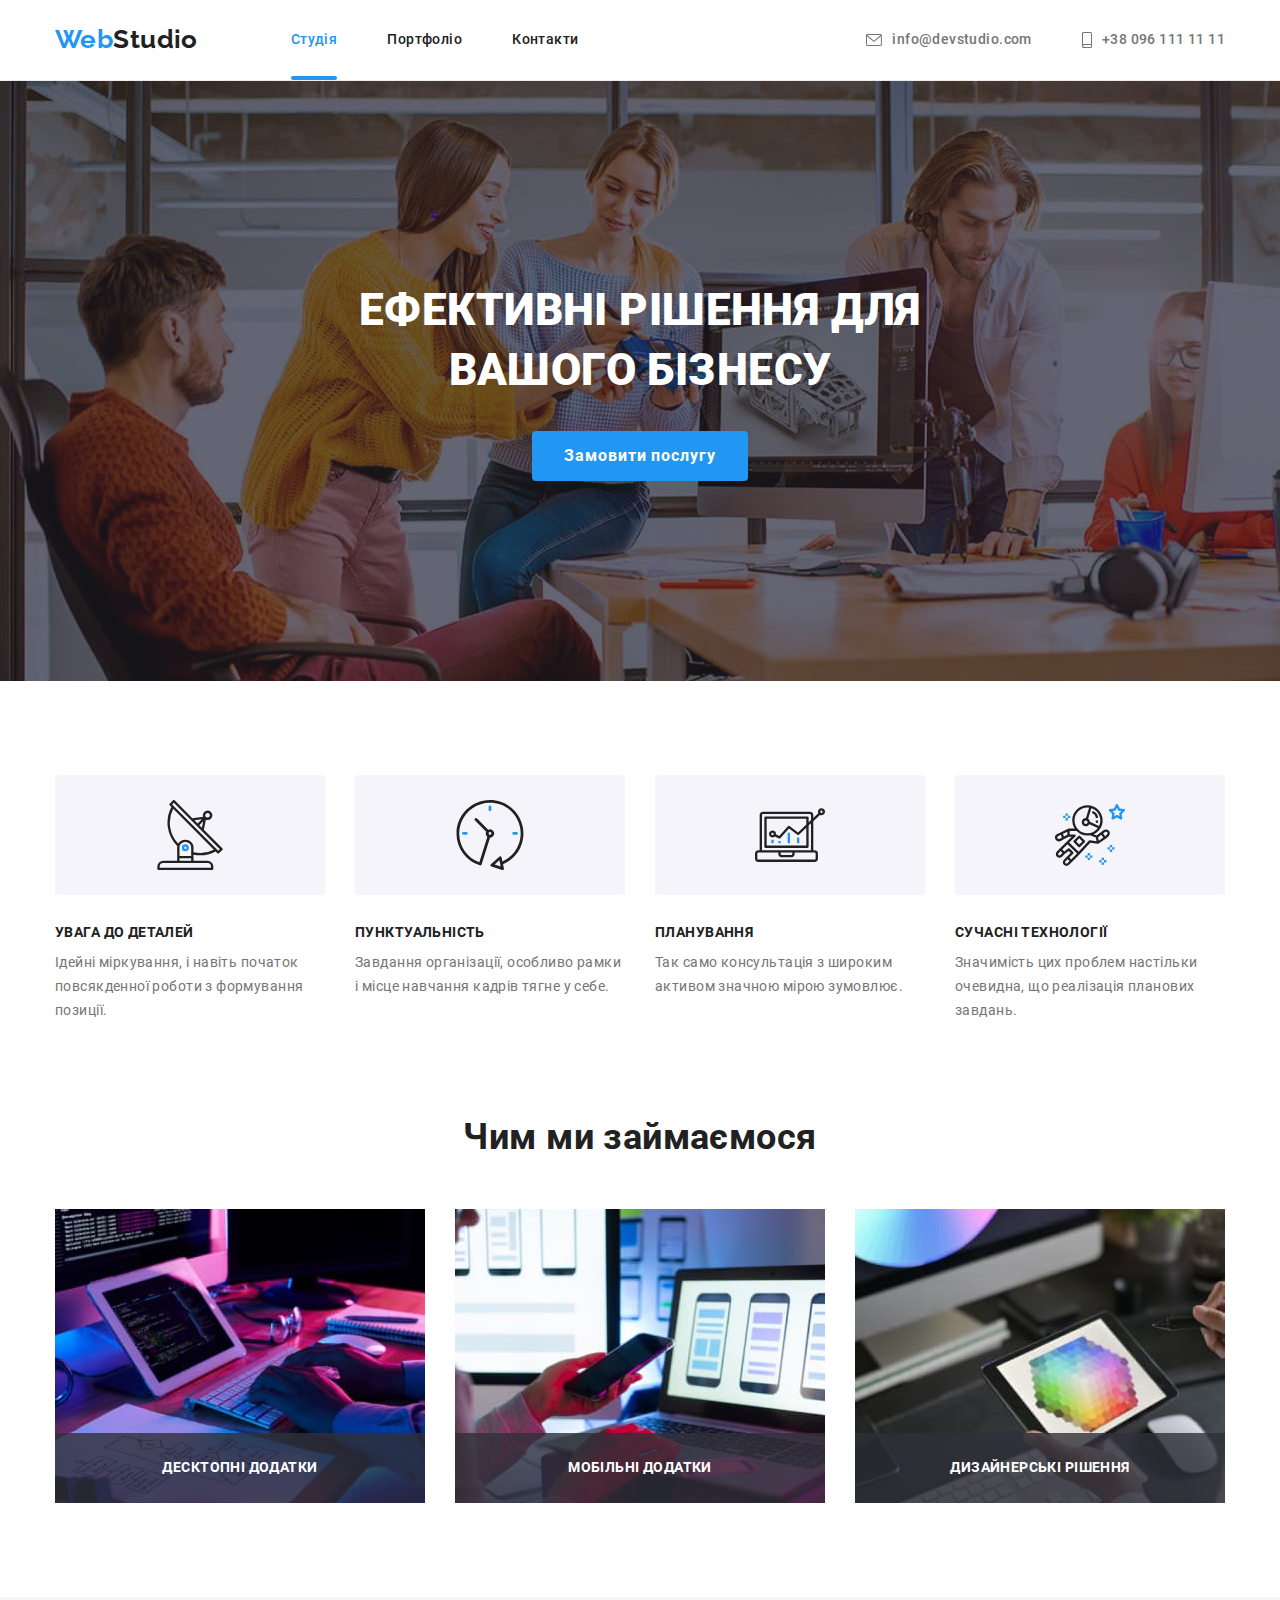
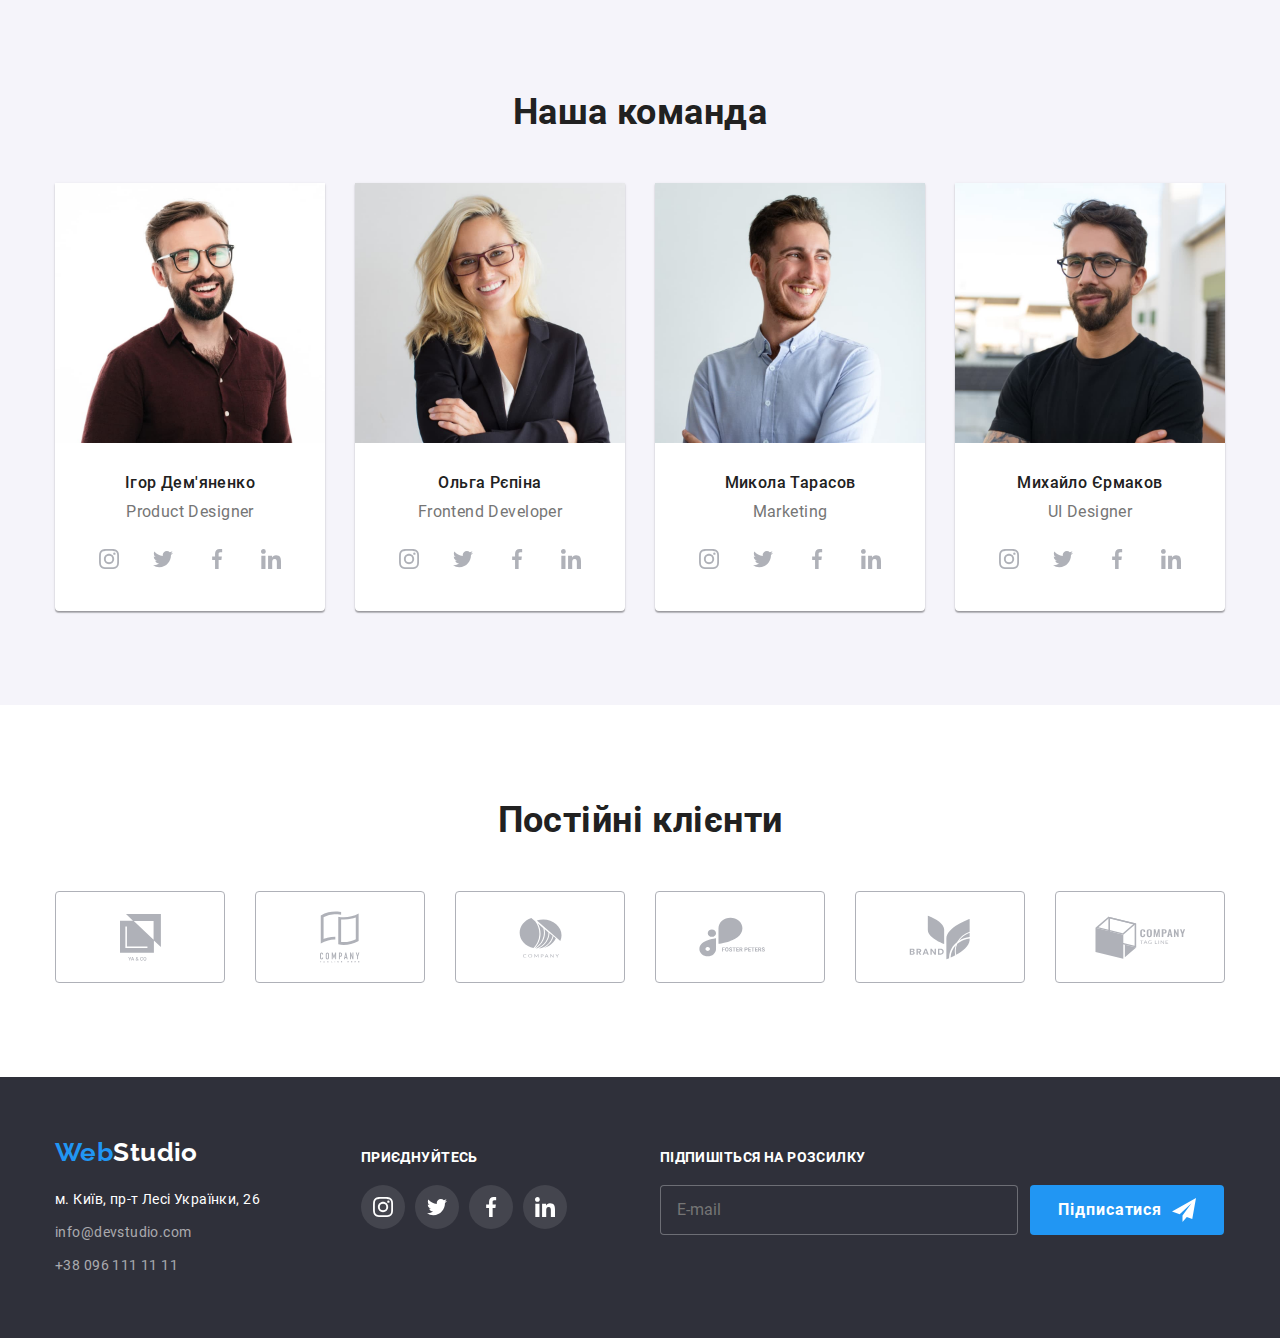
<file: index.html>
<!DOCTYPE html>
<html lang="uk">
  <head>
    <meta charset="UTF-8" />
    <meta http-equiv="X-UA-Compatible" content="IE=edge" />
    <meta name="viewport" content="width=device-width, initial-scale=1.0" />
    <title>goit-markup-hw-07</title>
    <link href="./css/main.min.css" rel="stylesheet" type="text/css" />
  </head>
  <body>
    <!-- heder -->
    <header class="header">
      <div class="container">
        <div class="header__container">
          <a class="logo" href="/" lang="en">
            <span class="logo__color">Web</span>Studio
          </a>
          <!-- navigation -->
          <nav>
            <ul class="header-nav">
              <li>
                <a class="header-nav__link header-nav__link--active" href="./index.html"
                  >Студія</a
                >
              </li>
              <li>
                <a class="header-nav__link" href="./portfolio.html">Портфоліо</a>
              </li>
              <li>
                <a class="header-nav__link" href="#">Контакти</a>
              </li>
            </ul>
          </nav>
          <ul class="header-contact">
            <li>
              <a class="header-contact__link" href="mailto:info@devstudio.com">
                <svg class="header-contact__icon" width="16" height="12">
                  <use href="./images/icon.svg#mail"></use>
                </svg>
                <span>info@devstudio.com</span>
              </a>
            </li>
            <li>
              <a class="header-contact__link" href="tel:+380961111111">
                <svg class="header-contact__icon" width="10" height="16">
                  <use href="./images/icon.svg#smartphone"></use>
                </svg>
                <span>+38 096 111 11 11</span>
              </a>
            </li>
          </ul>
        </div>
      </div>
    </header>

    <main>
      <!-- hero -->
      <section class="hero">
        <h1 class="hero__title">Ефективні рішення для вашого бізнесу</h1>
        <button class="primary-btn" type="button" data-modal-open>
          Замовити послугу
        </button>
      </section>

      <!-- benefits -->
      <section class="benefits section">
        <div class="container">
          <h2 class="benefits__title visually-hidden">Наші переваги</h2>
          <ul class="benefits__list">
            <li>
              <div class="benefits__item">
                <svg width="70" height="70">
                  <use href="./images/icon.svg#antenna"></use>
                </svg>
              </div>

              <h3 class="benefits__subtitle">УВАГА ДО ДЕТАЛЕЙ</h3>
              <p class="benefits__text">
                Ідейні міркування, і навіть початок повсякденної роботи з формування
                позиції.
              </p>
            </li>
            <li>
              <div class="benefits__item">
                <svg width="70" height="70">
                  <use href="./images/icon.svg#clock"></use>
                </svg>
              </div>
              <h3 class="benefits__subtitle">ПУНКТУАЛЬНІСТЬ</h3>
              <p class="benefits__text">
                Завдання організації, особливо рамки і місце навчання кадрів тягне у себе.
              </p>
            </li>
            <li>
              <div class="benefits__item">
                <svg width="70" height="70">
                  <use href="./images/icon.svg#diagram"></use>
                </svg>
              </div>
              <h3 class="benefits__subtitle">ПЛАНУВАННЯ</h3>
              <p class="benefits__text">
                Так само консультація з широким активом значною мірою зумовлює.
              </p>
            </li>
            <li>
              <div class="benefits__item">
                <svg width="70" height="70">
                  <use href="./images/icon.svg#astronaut"></use>
                </svg>
              </div>
              <h3 class="benefits__subtitle">СУЧАСНІ ТЕХНОЛОГІЇ</h3>
              <p class="benefits__text">
                Значимість цих проблем настільки очевидна, що реалізація планових завдань.
              </p>
            </li>
          </ul>
        </div>
      </section>

      <!-- services -->
      <section class="services section">
        <div class="container">
          <h2 class="section-title">Чим ми займаємося</h2>
          <ul class="services__list">
            <li>
              <a class="services__link" href="#">
                <img
                  src="./images/site.jpg"
                  alt="розробка сайтів"
                  width="370"
                  height="297"
                />
                <div class="services__overlay">
                  <p class="services__text">Десктопні додатки</p>
                </div>
              </a>
            </li>
            <li>
              <a class="services__link" href="#">
                <img
                  src="./images/application.jpg"
                  alt="розробка додатків"
                  width="370"
                  height="297"
                />
                <div class="services__overlay">
                  <p class="services__text">Мобільні додатки</p>
                </div>
              </a>
            </li>
            <li>
              <a class="services__link" href="#">
                <img
                  src="./images/design.jpg"
                  alt="розробка дизайну"
                  width="370"
                  height="297"
                />
                <div class="services__overlay">
                  <p class="services__text">Дизайнерські рішення</p>
                </div>
              </a>
            </li>
          </ul>
        </div>
      </section>

      <!-- team -->
      <section class="team section">
        <div class="container">
          <h2 class="section-title">Наша команда</h2>
          <ul class="team__list">
            <li class="team__item">
              <img
                src="./images/product-designer.jpg"
                alt="фото Ігор Дем'яненко"
                width="270"
                height="260"
              />
              <div class="team__content">
                <h3 class="team__subtitle">Ігор Дем'яненко</h3>
                <p class="team__text" lang="en">Product Designer</p>
              </div>
              <ul class="social-list">
                <li>
                  <a class="social-list__link" href="#">
                    <svg width="20" height="20">
                      <use href="./images/icon.svg#instagram"></use>
                    </svg>
                  </a>
                </li>
                <li>
                  <a class="social-list__link" href="#">
                    <svg width="20" height="20">
                      <use href="./images/icon.svg#twitter"></use>
                    </svg>
                  </a>
                </li>
                <li>
                  <a class="social-list__link" href="#">
                    <svg width="20" height="20">
                      <use href="./images/icon.svg#facebook"></use>
                    </svg>
                  </a>
                </li>
                <li>
                  <a class="social-list__link" href="#">
                    <svg width="20" height="20">
                      <use href="./images/icon.svg#linkedin"></use>
                    </svg>
                  </a>
                </li>
              </ul>
            </li>
            <li class="team__item">
              <img
                src="./images/frontend-developer.jpg"
                alt="фото Ольга Рєпіна"
                width="270"
                height="260"
              />
              <div class="team__content">
                <h3 class="team__subtitle">Ольга Рєпіна</h3>
                <p class="team__text" lang="en">Frontend Developer</p>
              </div>
              <ul class="social-list">
                <li>
                  <a class="social-list__link" href="#">
                    <svg width="20" height="20">
                      <use href="./images/icon.svg#instagram"></use>
                    </svg>
                  </a>
                </li>
                <li>
                  <a class="social-list__link" href="#">
                    <svg width="20" height="20">
                      <use href="./images/icon.svg#twitter"></use>
                    </svg>
                  </a>
                </li>
                <li>
                  <a class="social-list__link" href="#">
                    <svg width="20" height="20">
                      <use href="./images/icon.svg#facebook"></use>
                    </svg>
                  </a>
                </li>
                <li>
                  <a class="social-list__link" href="#">
                    <svg width="20" height="20">
                      <use href="./images/icon.svg#linkedin"></use>
                    </svg>
                  </a>
                </li>
              </ul>
            </li>
            <li class="team__item">
              <img
                src="./images/marketing.jpg"
                alt="фото Микола Тарасов"
                width="270"
                height="260"
              />
              <div class="team__content">
                <h3 class="team__subtitle">Микола Тарасов</h3>
                <p class="team__text" lang="en">Marketing</p>
              </div>
              <ul class="social-list">
                <li>
                  <a class="social-list__link" href="#">
                    <svg width="20" height="20">
                      <use href="./images/icon.svg#instagram"></use>
                    </svg>
                  </a>
                </li>
                <li>
                  <a class="social-list__link" href="#">
                    <svg width="20" height="20">
                      <use href="./images/icon.svg#twitter"></use>
                    </svg>
                  </a>
                </li>
                <li>
                  <a class="social-list__link" href="#">
                    <svg width="20" height="20">
                      <use href="./images/icon.svg#facebook"></use>
                    </svg>
                  </a>
                </li>
                <li>
                  <a class="social-list__link" href="#">
                    <svg width="20" height="20">
                      <use href="./images/icon.svg#linkedin"></use>
                    </svg>
                  </a>
                </li>
              </ul>
            </li>
            <li class="team__item">
              <img
                src="./images/ui-designer.jpg"
                alt="фото Михайло Єрмаков"
                width="270"
                height="260"
              />
              <div class="team__content">
                <h3 class="team__subtitle">Михайло Єрмаков</h3>
                <p class="team__text" lang="en">UI Designer</p>
              </div>
              <ul class="social-list">
                <li>
                  <a class="social-list__link" href="#">
                    <svg width="20" height="20">
                      <use href="./images/icon.svg#instagram"></use>
                    </svg>
                  </a>
                </li>
                <li>
                  <a class="social-list__link" href="#">
                    <svg width="20" height="20">
                      <use href="./images/icon.svg#twitter"></use>
                    </svg>
                  </a>
                </li>
                <li>
                  <a class="social-list__link" href="#">
                    <svg width="20" height="20">
                      <use href="./images/icon.svg#facebook"></use>
                    </svg>
                  </a>
                </li>
                <li>
                  <a class="social-list__link" href="#">
                    <svg width="20" height="20">
                      <use href="./images/icon.svg#linkedin"></use>
                    </svg>
                  </a>
                </li>
              </ul>
            </li>
          </ul>
        </div>
      </section>

      <!-- clients -->
      <section class="clients section">
        <div class="container">
          <h2 class="section-title">Постійні клієнти</h2>
          <ul class="clients__list">
            <li>
              <a class="clients__link" href="#">
                <svg width="41" height="47">
                  <use href="./images/icon.svg#group-0"></use>
                </svg>
              </a>
            </li>
            <li>
              <a class="clients__link" href="#">
                <svg width="40" height="52">
                  <use href="./images/icon.svg#group-1"></use>
                </svg>
              </a>
            </li>
            <li>
              <a class="clients__link" href="#">
                <svg width="43" height="41">
                  <use href="./images/icon.svg#group-2"></use>
                </svg>
              </a>
            </li>
            <li>
              <a class="clients__link" href="#">
                <svg width="84" height="40">
                  <use href="./images/icon.svg#group-3"></use>
                </svg>
              </a>
            </li>
            <li>
              <a class="clients__link" href="#">
                <svg width="62" height="45">
                  <use href="./images/icon.svg#group-4"></use>
                </svg>
              </a>
            </li>
            <li>
              <a class="clients__link" href="#">
                <svg width="93" height="43">
                  <use href="./images/icon.svg#group-5"></use>
                </svg>
              </a>
            </li>
          </ul>
        </div>
      </section>
    </main>

    <!-- footer -->
    <footer class="footer">
      <div class="container">
        <div class="footer__container">
          <div class="footer__adress">
            <a class="logo footer__logo" href="/" lang="en">
              <span class="logo__color">Web</span>Studio
            </a>
            <address>
              <ul class="footer__list">
                <li>
                  <a
                    class="footer__link footer__link--light"
                    href="https://goo.gl/maps/CPtrU1FHBa2aNyZL9"
                    target="_blank"
                    rel="noopener noreferrer nofollow"
                    >м. Київ, пр-т Лесі Українки, 26</a
                  >
                </li>
                <li>
                  <a class="footer__link" href="mailto:info@devstudio.com"
                    >info@devstudio.com</a
                  >
                </li>
                <li>
                  <a class="footer__link" href="tel:+380961111111">+38 096 111 11 11</a>
                </li>
              </ul>
            </address>
          </div>
          <div class="footer__social">
            <h3 class="footer__subtitle">приєднуйтесь</h3>
            <ul class="social-list">
              <li>
                <a class="social-list__link social-list__link--inverse" href="#">
                  <svg width="20" height="20">
                    <use href="./images/icon.svg#instagram"></use>
                  </svg>
                </a>
              </li>
              <li>
                <a class="social-list__link social-list__link--inverse" href="#">
                  <svg width="20" height="20">
                    <use href="./images/icon.svg#twitter"></use>
                  </svg>
                </a>
              </li>
              <li>
                <a class="social-list__link social-list__link--inverse" href="#">
                  <svg width="20" height="20">
                    <use href="./images/icon.svg#facebook"></use>
                  </svg>
                </a>
              </li>
              <li>
                <a class="social-list__link social-list__link--inverse" href="#">
                  <svg width="20" height="20">
                    <use href="./images/icon.svg#linkedin"></use>
                  </svg>
                </a>
              </li>
            </ul>
          </div>
          <div>
            <form class="footer__form">
              <label>
                <h3 class="footer__subtitle">Підпишіться на розсилку</h3>
                <input
                  class="footer__input"
                  type="email"
                  name="email"
                  placeholder="E-mail"
                />
              </label>
              <button class="primary-btn primary-btn__subscription" type="submit">
                Підписатися
                <svg class="footer__icon" width="24" height="24">
                  <use href="./images/icon.svg#icon-send"></use>
                </svg>
              </button>
            </form>
          </div>
        </div>
      </div>
    </footer>

    <!-- modal -->

    <div class="backdrop is-hidden" data-modal>
      <div class="modal">
        <p class="modal__title">Залиште свої дані, ми вам передзвонимо</p>
        <form name="registration" autocomplete="on">
          <label>
            <span class="modal__label">Ім'я</span>
            <div class="modal__input-wrapper">
              <input class="modal__input" type="text" name="name" />
              <svg class="modal__icon" width="18" height="18">
                <use href="./images/icon.svg#person"></use>
              </svg>
            </div>
          </label>
          <label>
            <span class="modal__label">Телефон</span>
            <div class="modal__input-wrapper">
              <input class="modal__input" type="tel" name="tel" />
              <svg class="modal__icon" width="18" height="18">
                <use href="./images/icon.svg#phone"></use>
              </svg>
            </div>
          </label>
          <label>
            <span class="modal__label">Пошта</span>
            <div class="modal__input-wrapper">
              <input class="modal__input" type="email" name="email" />
              <svg class="modal__icon" width="18" height="18">
                <use href="./images/icon.svg#email"></use>
              </svg>
            </div>
          </label>
          <label>
            <span class="modal__label">Коментар</span>
            <textarea
              class="modal__textarea"
              name="feedback"
              rows="5"
              placeholder="Введіть текст"
            ></textarea>
          </label>
          <label class="modal__checkbox-label">
            <input class="modal__checkbox" type="checkbox" name="license" value="1111" />
            <svg class="modal__checkbox-icon" width="11" height="8">
              <use href="./images/icon.svg#icon-check"></use>
            </svg>
            <p>
              Погоджуюся з розсилкою та приймаю
              <a class="modal__checkbox-link" href="#">Умови договору</a>
            </p>
          </label>
          <button class="primary-btn primary-btn__submit" type="submit">
            Відправити
          </button>
        </form>
        <button class="close-btn" type="button" data-modal-close>
          <svg width="18" height="18">
            <use href="./images/icon.svg#close"></use>
          </svg>
        </button>
      </div>
    </div>
    <script src="./js/modal.js"></script>
  </body>
</html>
</file>
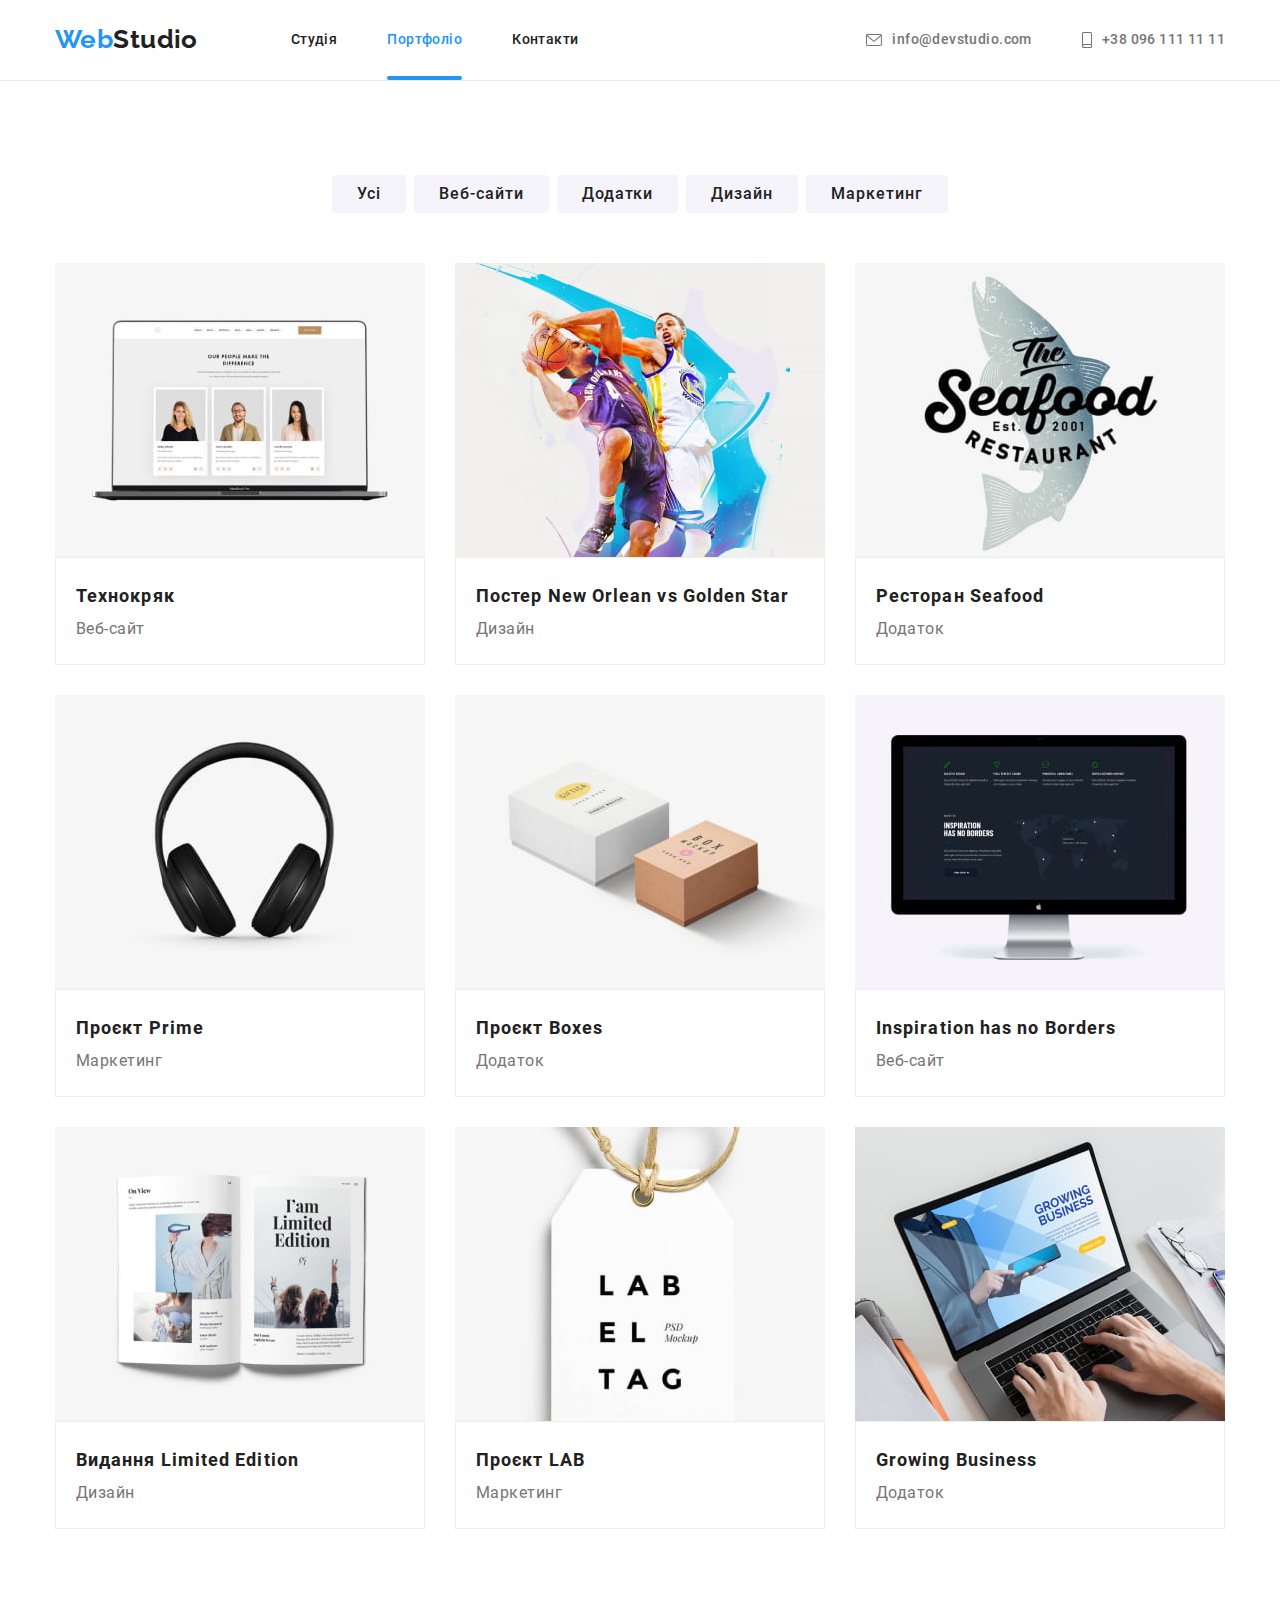
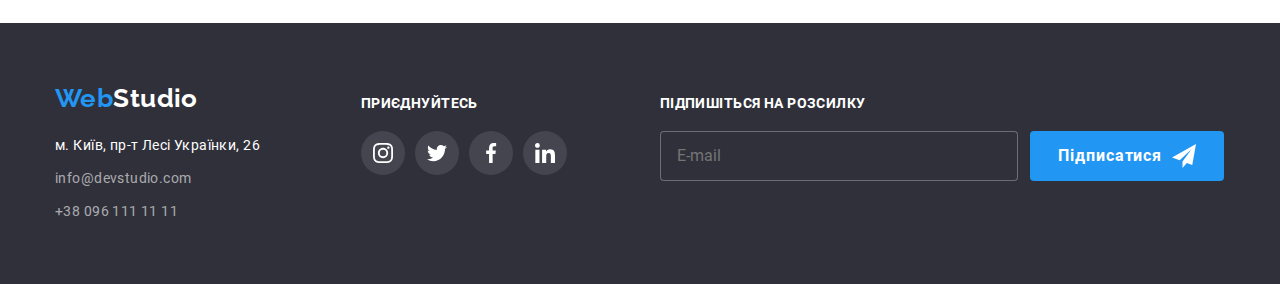
<file: portfolio.html>
<!DOCTYPE html>
<html lang="uk">
  <head>
    <meta charset="UTF-8" />
    <meta http-equiv="X-UA-Compatible" content="IE=edge" />
    <meta name="viewport" content="width=device-width, initial-scale=1.0" />
    <title>goit-markup-hw-07</title>
    <link href="./css/main.min.css" rel="stylesheet" type="text/css" />
  </head>
  <body>
    <!-- heder -->
    <header class="header">
      <div class="container">
        <div class="header__container">
          <a class="logo" href="/" lang="en">
            <span class="logo__color">Web</span>Studio
          </a>
          <!-- navigation -->
          <nav>
            <ul class="header-nav">
              <li>
                <a class="header-nav__link" href="./index.html">Студія</a>
              </li>
              <li>
                <a
                  class="header-nav__link header-nav__link--active"
                  href="./portfolio.html"
                  >Портфоліо</a
                >
              </li>
              <li>
                <a class="header-nav__link" href="#">Контакти</a>
              </li>
            </ul>
          </nav>
          <ul class="header-contact">
            <li>
              <a class="header-contact__link" href="mailto:info@devstudio.com">
                <svg class="header-contact__icon" width="16" height="12">
                  <use href="./images/icon.svg#mail"></use>
                </svg>
                <span>info@devstudio.com</span>
              </a>
            </li>
            <li>
              <a class="header-contact__link" href="tel:+380961111111">
                <svg class="header-contact__icon" width="10" height="16">
                  <use href="./images/icon.svg#smartphone"></use>
                </svg>
                <span>+38 096 111 11 11</span>
              </a>
            </li>
          </ul>
        </div>
      </div>
    </header>

    <main>
      <!-- nav -->
      <section class="work section">
        <div class="container">
          <ul class="work__nav">
            <li><button class="work-btn" type="button">Усі</button></li>
            <li><button class="work-btn" type="button">Веб-сайти</button></li>
            <li><button class="work-btn" type="button">Додатки</button></li>
            <li><button class="work-btn" type="button">Дизайн</button></li>
            <li><button class="work-btn" type="button">Маркетинг</button></li>
          </ul>

          <ul class="work__list">
            <li class="work__item">
              <a class="work__link" href="#">
                <div class="work__overlay">
                  <div class="work__overlay-inner">
                    <p class="work__overlay-text">
                      Ресурс пропонує комплексні пропозиції з різним рівнем функціоналу та
                      сервісів. Все це дозволить відвідувачу отримати вичерпні відомості
                      про компанію чи приватну особу.
                    </p>
                  </div>
                </div>

                <img
                  src="./images/tech.jpg"
                  alt="Сайт Технокряк"
                  width="370"
                  height="294"
                />

                <div class="work__content">
                  <h3 class="work__content-title">Технокряк</h3>
                  <p class="work__content-text">Веб-сайт</p>
                </div>
              </a>
            </li>
            <li class="work__item">
              <a class="work__link" href="#">
                <div class="work__overlay">
                  <div class="work__overlay-inner">
                    <p class="work__overlay-text">
                      Ресурс пропонує комплексні пропозиції з різним рівнем функціоналу та
                      сервісів. Все це дозволить відвідувачу отримати вичерпні відомості
                      про компанію чи приватну особу.
                    </p>
                  </div>
                </div>
                <img
                  src="./images/new-orlean.jpg"
                  alt="Постер"
                  width="370"
                  height="294"
                />

                <div class="work__content">
                  <h3 class="work__content-title">Постер New Orlean vs Golden Star</h3>
                  <p class="work__content-text">Дизайн</p>
                </div>
              </a>
            </li>
            <li class="work__item">
              <a class="work__link" href="#">
                <div class="work__overlay">
                  <div class="work__overlay-inner">
                    <p class="work__overlay-text">
                      Ресурс пропонує комплексні пропозиції з різним рівнем функціоналу та
                      сервісів. Все це дозволить відвідувачу отримати вичерпні відомості
                      про компанію чи приватну особу.
                    </p>
                  </div>
                </div>
                <img
                  src="./images/seafood.jpg"
                  alt="Лого рибний ресторан"
                  width="370"
                  height="294"
                />
                <div class="work__content">
                  <h3 class="work__content-title">Ресторан Seafood</h3>
                  <p class="work__content-text">Додаток</p>
                </div>
              </a>
            </li>
            <li class="work__item">
              <a class="work__link" href="#">
                <div class="work__overlay">
                  <div class="work__overlay-inner">
                    <p class="work__overlay-text">
                      Ресурс пропонує комплексні пропозиції з різним рівнем функціоналу та
                      сервісів. Все це дозволить відвідувачу отримати вичерпні відомості
                      про компанію чи приватну особу.
                    </p>
                  </div>
                </div>
                <img src="./images/prime.jpg" alt="Навушники" width="370" height="294" />
                <div class="work__content">
                  <h3 class="work__content-title">Проєкт Prime</h3>
                  <p class="work__content-text">Маркетинг</p>
                </div>
              </a>
            </li>
            <li class="work__item">
              <a class="work__link" href="#">
                <div class="work__overlay">
                  <div class="work__overlay-inner">
                    <p class="work__overlay-text">
                      Ресурс пропонує комплексні пропозиції з різним рівнем функціоналу та
                      сервісів. Все це дозволить відвідувачу отримати вичерпні відомості
                      про компанію чи приватну особу.
                    </p>
                  </div>
                </div>
                <img src="./images/boxes.jpg" alt="Упаковка" width="370" height="294" />
                <div class="work__content">
                  <h3 class="work__content-title">Проєкт Boxes</h3>
                  <p class="work__content-text">Додаток</p>
                </div>
              </a>
            </li>
            <li class="work__item">
              <a class="work__link" href="#">
                <div class="work__overlay">
                  <div class="work__overlay-inner">
                    <p class="work__overlay-text">
                      Ресурс пропонує комплексні пропозиції з різним рівнем функціоналу та
                      сервісів. Все це дозволить відвідувачу отримати вичерпні відомості
                      про компанію чи приватну особу.
                    </p>
                  </div>
                </div>
                <img src="./images/inspiration.jpg" alt="Сайт" width="370" height="294" />
                <div class="work__content">
                  <h3 class="work__content-title">Inspiration has no Borders</h3>
                  <p class="work__content-text">Веб-сайт</p>
                </div>
              </a>
            </li>
            <li class="work__item">
              <a class="work__link" href="#">
                <div class="work__overlay">
                  <div class="work__overlay-inner">
                    <p class="work__overlay-text">
                      Ресурс пропонує комплексні пропозиції з різним рівнем функціоналу та
                      сервісів. Все це дозволить відвідувачу отримати вичерпні відомості
                      про компанію чи приватну особу.
                    </p>
                  </div>
                </div>
                <img
                  src="./images/limited-edition.jpg"
                  alt="Буклет"
                  width="370"
                  height="294"
                />
                <div class="work__content">
                  <h3 class="work__content-title">Видання Limited Edition</h3>
                  <p class="work__content-text">Дизайн</p>
                </div>
              </a>
            </li>
            <li class="work__item">
              <a class="work__link" href="#">
                <div class="work__overlay">
                  <div class="work__overlay-inner">
                    <p class="work__overlay-text">
                      Ресурс пропонує комплексні пропозиції з різним рівнем функціоналу та
                      сервісів. Все це дозволить відвідувачу отримати вичерпні відомості
                      про компанію чи приватну особу.
                    </p>
                  </div>
                </div>
                <img src="./images/label.jpg" alt="Бірка" width="370" height="294" />
                <div class="work__content">
                  <h3 class="work__content-title">Проєкт LAB</h3>
                  <p class="work__content-text">Маркетинг</p>
                </div>
              </a>
            </li>
            <li class="work__item">
              <a class="work__link" href="#">
                <div class="work__overlay">
                  <div class="work__overlay-inner">
                    <p class="work__overlay-text">
                      Ресурс пропонує комплексні пропозиції з різним рівнем функціоналу та
                      сервісів. Все це дозволить відвідувачу отримати вичерпні відомості
                      про компанію чи приватну особу.
                    </p>
                  </div>
                </div>
                <img src="./images/business.jpg" alt="Додаток" width="370" height="294" />
                <div class="work__content">
                  <h3 class="work__content-title">Growing Business</h3>
                  <p class="work__content-text">Додаток</p>
                </div>
              </a>
            </li>
          </ul>
        </div>
      </section>
    </main>

    <!-- footer -->
    <footer class="footer">
      <div class="container">
        <div class="footer__container">
          <div class="footer__adress">
            <a class="logo footer__logo" href="/" lang="en">
              <span class="logo__color">Web</span>Studio
            </a>
            <address>
              <ul class="footer__list">
                <li>
                  <a
                    class="footer__link footer__link--light"
                    href="https://goo.gl/maps/CPtrU1FHBa2aNyZL9"
                    target="_blank"
                    rel="noopener noreferrer nofollow"
                    >м. Київ, пр-т Лесі Українки, 26</a
                  >
                </li>
                <li>
                  <a class="footer__link" href="mailto:info@devstudio.com"
                    >info@devstudio.com</a
                  >
                </li>
                <li>
                  <a class="footer__link" href="tel:+380961111111">+38 096 111 11 11</a>
                </li>
              </ul>
            </address>
          </div>
          <div class="footer__social">
            <h3 class="footer__subtitle">приєднуйтесь</h3>
            <ul class="social-list">
              <li>
                <a class="social-list__link social-list__link--inverse" href="#">
                  <svg width="20" height="20">
                    <use href="./images/icon.svg#instagram"></use>
                  </svg>
                </a>
              </li>
              <li>
                <a class="social-list__link social-list__link--inverse" href="#">
                  <svg width="20" height="20">
                    <use href="./images/icon.svg#twitter"></use>
                  </svg>
                </a>
              </li>
              <li>
                <a class="social-list__link social-list__link--inverse" href="#">
                  <svg width="20" height="20">
                    <use href="./images/icon.svg#facebook"></use>
                  </svg>
                </a>
              </li>
              <li>
                <a class="social-list__link social-list__link--inverse" href="#">
                  <svg width="20" height="20">
                    <use href="./images/icon.svg#linkedin"></use>
                  </svg>
                </a>
              </li>
            </ul>
          </div>
          <div>
            <form class="footer__form">
              <label>
                <h3 class="footer__subtitle">Підпишіться на розсилку</h3>
                <input
                  class="footer__input"
                  type="email"
                  name="email"
                  placeholder="E-mail"
                />
              </label>
              <button class="primary-btn primary-btn__subscription" type="submit">
                Підписатися
                <svg class="footer__icon" width="24" height="24">
                  <use href="./images/icon.svg#icon-send"></use>
                </svg>
              </button>
            </form>
          </div>
        </div>
      </div>
    </footer>
  </body>
</html>
</file>
<file: css/main.min.css>
/*! modern-normalize v1.1.0 | MIT License | https://github.com/sindresorhus/modern-normalize */*,::before,::after{-webkit-box-sizing:border-box;box-sizing:border-box}html{line-height:1.15;-webkit-text-size-adjust:100%;-moz-tab-size:4;-o-tab-size:4;tab-size:4}body{margin:0;font-family:system-ui,-apple-system,"Segoe UI",Roboto,Helvetica,Arial,sans-serif,"Apple Color Emoji","Segoe UI Emoji"}hr{height:0;color:inherit}abbr[title]{-webkit-text-decoration:underline dotted;text-decoration:underline dotted}b,strong{font-weight:bolder}code,kbd,samp,pre{font-family:ui-monospace,SFMono-Regular,Consolas,"Liberation Mono",Menlo,monospace;font-size:1em}small{font-size:80%}sub,sup{font-size:75%;line-height:0;position:relative;vertical-align:baseline}sub{bottom:-0.25em}sup{top:-0.5em}table{text-indent:0;border-color:inherit}button,input,optgroup,select,textarea{font-family:inherit;font-size:100%;line-height:1.15;margin:0}button,select{text-transform:none}button,[type=button],[type=reset],[type=submit]{-webkit-appearance:button}::-moz-focus-inner{border-style:none;padding:0}:-moz-focusring{outline:1px dotted ButtonText}:-moz-ui-invalid{box-shadow:none}legend{padding:0}progress{vertical-align:baseline}::-webkit-inner-spin-button,::-webkit-outer-spin-button{height:auto}[type=search]{-webkit-appearance:textfield;outline-offset:-2px}::-webkit-search-decoration{-webkit-appearance:none}::-webkit-file-upload-button{-webkit-appearance:button;font:inherit}summary{display:list-item}@font-face{font-family:"Roboto";font-style:normal;font-weight:400;src:local(""),url("../fonts/roboto-v30-latin_cyrillic-regular.woff2") format("woff2"),url("../fonts/roboto-v30-latin_cyrillic-regular.woff") format("woff")}@font-face{font-family:"Roboto";font-style:normal;font-weight:500;src:local(""),url("../fonts/roboto-v30-latin_cyrillic-500.woff2") format("woff2"),url("../fonts/roboto-v30-latin_cyrillic-500.woff") format("woff")}@font-face{font-family:"Roboto";font-style:normal;font-weight:700;src:local(""),url("../fonts/roboto-v30-latin_cyrillic-700.woff2") format("woff2"),url("../fonts/roboto-v30-latin_cyrillic-700.woff") format("woff")}@font-face{font-family:"Roboto";font-style:normal;font-weight:900;src:local(""),url("../fonts/roboto-v30-latin_cyrillic-900.woff2") format("woff2"),url("../fonts/roboto-v30-latin_cyrillic-900.woff") format("woff")}@font-face{font-family:"Raleway";font-style:normal;font-weight:400;src:local(""),url("../fonts/raleway-v28-latin-regular.woff2") format("woff2"),url("../fonts/raleway-v28-latin-regular.woff") format("woff")}@font-face{font-family:"Raleway";font-style:normal;font-weight:700;src:local(""),url("../fonts/raleway-v28-latin-700.woff2") format("woff2"),url("../fonts/raleway-v28-latin-700.woff") format("woff")}:root{--primary-text-color: #757575;--secondary-text-color: #212121;--primary-background-color: #ffffff;--secondary-background-color: #f5f4fa;--accent-color: #2196f3}h1,h2,h3,h4,h5,h6,p,ul,ol{margin:0;padding:0;list-style:none}body{font-family:"Roboto",sans-serif;font-size:14px;letter-spacing:.03em;background-color:var(--primary-background-color);color:var(--primary-text-color)}img{display:block;max-width:100%;height:auto}a,button{cursor:pointer}.visually-hidden{position:absolute;white-space:nowrap;width:1px;height:1px;overflow:hidden;border:0;padding:0;clip:rect(0 0 0 0);-webkit-clip-path:inset(50%);clip-path:inset(50%);margin:-1px}.container{max-width:1200px;padding-left:15px;padding-right:15px;margin-left:auto;margin-right:auto}.section{padding-top:94px;padding-bottom:94px}.section-title{margin-bottom:50px;font-weight:700;font-size:36px;line-height:1.17;text-align:center;color:var(--secondary-text-color)}.header{border-bottom:1px solid #ececec}.header__container{display:-webkit-box;display:-ms-flexbox;display:flex;-webkit-box-align:center;-ms-flex-align:center;align-items:center}.header-nav{display:-webkit-box;display:-ms-flexbox;display:flex;gap:50px}.header-nav__link{position:relative;display:block;padding-top:32px;padding-bottom:32px;color:var(--secondary-text-color);font-weight:500;font-size:14px;line-height:1.14;text-decoration:none;-webkit-transition:color 250ms cubic-bezier(0.4, 0, 0.2, 1);transition:color 250ms cubic-bezier(0.4, 0, 0.2, 1)}.header-nav__link:hover,.header-nav__link:focus{color:var(--accent-color)}.header-nav__link--active{color:var(--accent-color)}.header-nav__link--active::after{content:"";position:absolute;left:0;bottom:0;width:100%;height:4px;border-radius:2px;background-color:var(--accent-color)}.header-contact{display:-webkit-box;display:-ms-flexbox;display:flex;gap:50px;margin-left:auto}.header-contact__link{display:-webkit-box;display:-ms-flexbox;display:flex;-webkit-box-align:center;-ms-flex-align:center;align-items:center;font-weight:500;font-size:14px;line-height:1.14;color:var(--primary-text-color);fill:var(--primary-text-color);text-decoration:none;-webkit-transition:color 250ms cubic-bezier(0.4, 0, 0.2, 1),fill 250ms cubic-bezier(0.4, 0, 0.2, 1);transition:color 250ms cubic-bezier(0.4, 0, 0.2, 1),fill 250ms cubic-bezier(0.4, 0, 0.2, 1)}.header-contact__link:hover,.header-contact__link:focus{color:var(--accent-color);fill:var(--accent-color)}.header-contact__icon{margin-right:10px}.logo{display:block;font-family:"Raleway",sans-serif;font-weight:700;font-size:26px;line-height:1.2;text-decoration:none;margin-right:93px;-webkit-transition:color 250ms cubic-bezier(0.4, 0, 0.2, 1);transition:color 250ms cubic-bezier(0.4, 0, 0.2, 1);color:var(--secondary-text-color)}.logo:hover,.logo:focus{color:var(--accent-color)}.logo__color{color:var(--accent-color)}.footer__logo{margin-bottom:20px;color:var(--primary-background-color)}.primary-btn{padding:10px 32px;font-family:inherit;font-weight:700;font-size:16px;line-height:1.88;letter-spacing:.06em;border:none;border-radius:4px;background-color:var(--accent-color);color:var(--primary-background-color);-webkit-transition:-webkit-box-shadow 250ms cubic-bezier(0.4, 0, 0.2, 1);transition:-webkit-box-shadow 250ms cubic-bezier(0.4, 0, 0.2, 1);transition:box-shadow 250ms cubic-bezier(0.4, 0, 0.2, 1);transition:box-shadow 250ms cubic-bezier(0.4, 0, 0.2, 1), -webkit-box-shadow 250ms cubic-bezier(0.4, 0, 0.2, 1)}.primary-btn:hover,.primary-btn:focus{-webkit-box-shadow:0px 4px 4px rgba(0,0,0,.15);box-shadow:0px 4px 4px rgba(0,0,0,.15)}.work-btn{padding:6px 25px;background-color:var(--secondary-background-color);color:var(--secondary-text-color);font-family:inherit;font-weight:500;font-size:16px;line-height:1.62;letter-spacing:.06em;border:none;border-radius:4px;-webkit-transition:color 250ms cubic-bezier(0.4, 0, 0.2, 1),background-color 250ms cubic-bezier(0.4, 0, 0.2, 1),-webkit-box-shadow 250ms cubic-bezier(0.4, 0, 0.2, 1);transition:color 250ms cubic-bezier(0.4, 0, 0.2, 1),background-color 250ms cubic-bezier(0.4, 0, 0.2, 1),-webkit-box-shadow 250ms cubic-bezier(0.4, 0, 0.2, 1);transition:color 250ms cubic-bezier(0.4, 0, 0.2, 1),background-color 250ms cubic-bezier(0.4, 0, 0.2, 1),box-shadow 250ms cubic-bezier(0.4, 0, 0.2, 1);transition:color 250ms cubic-bezier(0.4, 0, 0.2, 1),background-color 250ms cubic-bezier(0.4, 0, 0.2, 1),box-shadow 250ms cubic-bezier(0.4, 0, 0.2, 1),-webkit-box-shadow 250ms cubic-bezier(0.4, 0, 0.2, 1)}.work-btn:hover,.work-btn:focus{background-color:var(--accent-color);color:var(--primary-background-color);-webkit-box-shadow:0px 3px 1px rgba(0,0,0,.1),0px 1px 2px rgba(0,0,0,.08),0px 2px 2px rgba(0,0,0,.12);box-shadow:0px 3px 1px rgba(0,0,0,.1),0px 1px 2px rgba(0,0,0,.08),0px 2px 2px rgba(0,0,0,.12)}.primary-btn__subscription{display:-webkit-box;display:-ms-flexbox;display:flex;-webkit-box-align:center;-ms-flex-align:center;align-items:center;padding:10px 28px}.primary-btn__submit{display:block;margin:0 auto;width:200px}.close-btn{position:absolute;top:8px;right:8px;display:-webkit-box;display:-ms-flexbox;display:flex;-webkit-box-pack:center;-ms-flex-pack:center;justify-content:center;-webkit-box-align:center;-ms-flex-align:center;align-items:center;width:30px;height:30px;padding:0;border-radius:50%;cursor:pointer;background-color:rgba(0,0,0,0);border:1px solid rgba(0,0,0,.1)}.close-btn:hover{fill:var(--accent-color);-webkit-transition:250ms cubic-bezier(0.4, 0, 0.2, 1);transition:250ms cubic-bezier(0.4, 0, 0.2, 1)}.hero{max-width:1600px;margin:0 auto;padding-top:200px;padding-bottom:200px;text-align:center;background-image:-webkit-gradient(linear, left top, left bottom, from(rgba(47, 48, 58, 0.4)), to(rgba(50, 48, 58, 0.4))),url(../images/hero-background.jpg);background-image:linear-gradient(to bottom, rgba(47, 48, 58, 0.4), rgba(50, 48, 58, 0.4)),url(../images/hero-background.jpg);background-color:#2f303a}.hero__title{width:664px;margin:0 auto;margin-bottom:30px;font-weight:900;font-size:44px;line-height:1.36;text-transform:uppercase;color:var(--primary-background-color)}.benefits__list{display:-webkit-box;display:-ms-flexbox;display:flex;gap:30px}.benefits__item{display:-webkit-box;display:-ms-flexbox;display:flex;-webkit-box-pack:center;-ms-flex-pack:center;justify-content:center;-webkit-box-align:center;-ms-flex-align:center;align-items:center;width:270px;height:120px;margin-bottom:30px;border-radius:4px;background-color:var(--secondary-background-color)}.benefits__subtitle{margin-bottom:10px;font-weight:700;font-size:14px;line-height:1.14;text-transform:uppercase;color:var(--secondary-text-color)}.benefits__text{line-height:1.71}.services{padding-top:0}.services__list{display:-webkit-box;display:-ms-flexbox;display:flex;gap:30px}.services__link{position:relative}.services__overlay{display:-webkit-box;display:-ms-flexbox;display:flex;-webkit-box-pack:center;-ms-flex-pack:center;justify-content:center;-webkit-box-align:center;-ms-flex-align:center;align-items:center;position:absolute;left:0;bottom:0;width:370px;height:70px;background-color:rgba(47,48,58,.8)}.services__text{font-weight:700;font-size:14px;line-height:1.17;text-transform:uppercase;color:var(--primary-background-color)}.team{background-color:var(--secondary-background-color)}.team__list{display:-webkit-box;display:-ms-flexbox;display:flex;gap:30px}.team__item{padding-bottom:30px;background:var(--primary-background-color);-webkit-box-shadow:0px 1px 3px rgba(0,0,0,.12),0px 1px 1px rgba(0,0,0,.14),0px 2px 1px rgba(0,0,0,.2);box-shadow:0px 1px 3px rgba(0,0,0,.12),0px 1px 1px rgba(0,0,0,.14),0px 2px 1px rgba(0,0,0,.2);border-radius:0px 0px 4px 4px}.team__content{padding-top:30px;padding-bottom:16px}.team__subtitle{margin-bottom:10px;font-weight:500;font-size:16px;line-height:1.2;text-align:center;color:var(--secondary-text-color)}.team__text{font-size:16px;line-height:1.2;text-align:center}.social-list{display:-webkit-box;display:-ms-flexbox;display:flex;-webkit-box-pack:center;-ms-flex-pack:center;justify-content:center;-webkit-box-align:center;-ms-flex-align:center;align-items:center;gap:10px;margin:0 auto}.social-list__link{display:-webkit-box;display:-ms-flexbox;display:flex;-webkit-box-pack:center;-ms-flex-pack:center;justify-content:center;-webkit-box-align:center;-ms-flex-align:center;align-items:center;width:44px;height:44px;border-radius:50%;background-color:var(--primary-background-color);fill:#afb1b8;-webkit-transition:fill 250ms cubic-bezier(0.4, 0, 0.2, 1),background-color 250ms cubic-bezier(0.4, 0, 0.2, 1);transition:fill 250ms cubic-bezier(0.4, 0, 0.2, 1),background-color 250ms cubic-bezier(0.4, 0, 0.2, 1)}.social-list__link:hover,.social-list__link:focus{fill:var(--primary-background-color);background-color:var(--accent-color)}.social-list__link--inverse{background-color:rgba(255,255,255,.1);fill:var(--primary-background-color)}.clients__list{display:-webkit-box;display:-ms-flexbox;display:flex;gap:30px}.clients__link{display:-webkit-box;display:-ms-flexbox;display:flex;-webkit-box-pack:center;-ms-flex-pack:center;justify-content:center;-webkit-box-align:center;-ms-flex-align:center;align-items:center;width:170px;height:92px;border:1px solid #afb1b8;border-radius:4px;fill:#afb1b8;-webkit-transition:fill 250ms cubic-bezier(0.4, 0, 0.2, 1),border-color 250ms cubic-bezier(0.4, 0, 0.2, 1);transition:fill 250ms cubic-bezier(0.4, 0, 0.2, 1),border-color 250ms cubic-bezier(0.4, 0, 0.2, 1)}.clients__link:hover,.clients__link:focus{fill:var(--accent-color);border:1px solid var(--accent-color)}.footer{padding-bottom:60px;background-color:#2f303a}.footer__container{display:-webkit-box;display:-ms-flexbox;display:flex}.footer__subtitle{font-size:inherit;margin-bottom:20px;text-transform:uppercase;color:var(--primary-background-color)}.footer__adress{margin-top:60px;margin-right:70px}.footer__list{line-height:1.71}.footer__list li:not(:last-child){margin-bottom:9px}.footer__link{color:rgba(255,255,255,.6);text-decoration:none;font-style:normal;-webkit-transition:color 250ms cubic-bezier(0.4, 0, 0.2, 1);transition:color 250ms cubic-bezier(0.4, 0, 0.2, 1)}.footer__link:hover,.footer__link:active{color:var(--accent-color)}.footer__link--light{color:var(--primary-background-color)}.footer__social{margin-right:93px;margin-top:72px}.footer__form{display:-webkit-box;display:-ms-flexbox;display:flex;-webkit-box-align:end;-ms-flex-align:end;align-items:flex-end;padding-top:72px}.footer__input{width:358px;height:50px;padding-left:16px;margin-right:12px;border:1px solid rgba(255,255,255,.3);border-radius:4px;background-color:#2f303a;color:var(--secondary-background-color)}.footer__input:focus{outline:0}.footer__input::-webkit-input-placeholder{font-weight:400;font-size:16px;line-height:20px}.footer__input::-moz-placeholder{font-weight:400;font-size:16px;line-height:20px}.footer__input:-ms-input-placeholder{font-weight:400;font-size:16px;line-height:20px}.footer__input::-ms-input-placeholder{font-weight:400;font-size:16px;line-height:20px}.footer__input::placeholder{font-weight:400;font-size:16px;line-height:20px}.footer__icon{margin-left:10px}.work__nav{display:-webkit-box;display:-ms-flexbox;display:flex;-webkit-box-pack:center;-ms-flex-pack:center;justify-content:center;gap:8px;margin-bottom:50px}.work__list{display:-webkit-box;display:-ms-flexbox;display:flex;-ms-flex-wrap:wrap;flex-wrap:wrap;gap:30px}.work__item{width:370px;-webkit-transition:-webkit-box-shadow 250ms cubic-bezier(0.4, 0, 0.2, 1);transition:-webkit-box-shadow 250ms cubic-bezier(0.4, 0, 0.2, 1);transition:box-shadow 250ms cubic-bezier(0.4, 0, 0.2, 1);transition:box-shadow 250ms cubic-bezier(0.4, 0, 0.2, 1), -webkit-box-shadow 250ms cubic-bezier(0.4, 0, 0.2, 1)}.work__item:hover,.work__item:focus{-webkit-box-shadow:0px 1px 1px rgba(0,0,0,.12),0px 4px 4px rgba(0,0,0,.06),1px 4px 6px rgba(0,0,0,.16);box-shadow:0px 1px 1px rgba(0,0,0,.12),0px 4px 4px rgba(0,0,0,.06),1px 4px 6px rgba(0,0,0,.16)}.work__link{display:block;position:relative;text-decoration:none}.work__overlay{position:absolute;overflow:hidden}.work__overlay-inner{background-color:rgba(33,150,243,.9);-webkit-transform:translateY(100%);transform:translateY(100%);-webkit-transition:-webkit-transform 500ms cubic-bezier(0.4, 0, 0.2, 1);transition:-webkit-transform 500ms cubic-bezier(0.4, 0, 0.2, 1);transition:transform 500ms cubic-bezier(0.4, 0, 0.2, 1);transition:transform 500ms cubic-bezier(0.4, 0, 0.2, 1), -webkit-transform 500ms cubic-bezier(0.4, 0, 0.2, 1)}.work__item:hover .work__overlay-inner{-webkit-transform:translateY(0);transform:translateY(0)}.work__overlay-text{padding:63px 24px;font-size:18px;font-weight:400;line-height:1.55;color:var(--primary-background-color)}.work__content{padding:20px;border:1px solid #eee}.work__content-title{color:var(--secondary-text-color);font-weight:700;font-size:18px;line-height:2;letter-spacing:.06em}.work__content-text{color:var(--primary-text-color);font-size:16px;line-height:1.88;letter-spacing:.03em}.backdrop{position:fixed;top:0;left:0;width:100%;height:100%;background-color:rgba(0,0,0,.493);-webkit-transition:opacity 250ms cubic-bezier(0.4, 0, 0.2, 1);transition:opacity 250ms cubic-bezier(0.4, 0, 0.2, 1)}.backdrop.is-hidden{opacity:0;pointer-events:none}.modal{position:absolute;top:50%;left:50%;-webkit-transform:translate(-50%, -50%);transform:translate(-50%, -50%);height:581px;max-width:528px;padding:40px;background-color:#fff}.modal__title{margin-bottom:12px;font-weight:700;font-size:20px;text-align:center;letter-spacing:.03em;color:var(--secondary-text-color)}.modal__label{display:block;margin-bottom:4px;font-size:12px}.modal__input-wrapper{position:relative}.modal__input{width:100%;height:40px;margin-bottom:10px;padding-left:42px;border-radius:4px;border:1px solid rgba(33,33,33,.2)}.modal__input:focus{border:1px solid var(--accent-color);outline:0}.modal__input:focus+.modal__icon{fill:var(--accent-color)}.modal__icon{fill:#212121;position:absolute;top:11px;left:12px}.modal__textarea{width:100%;height:120px;margin-bottom:20px;padding:12px 16px;resize:none;border:1px solid rgba(33,33,33,.2);border-radius:4px}.modal__textarea:focus{border:1px solid var(--accent-color);outline:0}.modal__textarea::-webkit-input-placeholder{font-size:12px;line-height:14px;color:rgba(117,117,117,.5)}.modal__textarea::-moz-placeholder{font-size:12px;line-height:14px;color:rgba(117,117,117,.5)}.modal__textarea:-ms-input-placeholder{font-size:12px;line-height:14px;color:rgba(117,117,117,.5)}.modal__textarea::-ms-input-placeholder{font-size:12px;line-height:14px;color:rgba(117,117,117,.5)}.modal__textarea::placeholder{font-size:12px;line-height:14px;color:rgba(117,117,117,.5)}.modal__checkbox-label{display:-webkit-box;display:-ms-flexbox;display:flex;-webkit-box-pack:center;-ms-flex-pack:center;justify-content:center;gap:7px;margin-bottom:30px}.modal__checkbox{-webkit-appearance:none;-moz-appearance:none;appearance:none;position:absolute}.modal__checkbox:checked~.modal__checkbox-icon{background-color:var(--accent-color);border:0}.modal__checkbox-icon{width:16px;height:16px;padding:3px;border-radius:2px;border:2px solid #212121}.modal__checkbox-link{color:var(--accent-color)}/*# sourceMappingURL=main.min.css.map */
</file>
